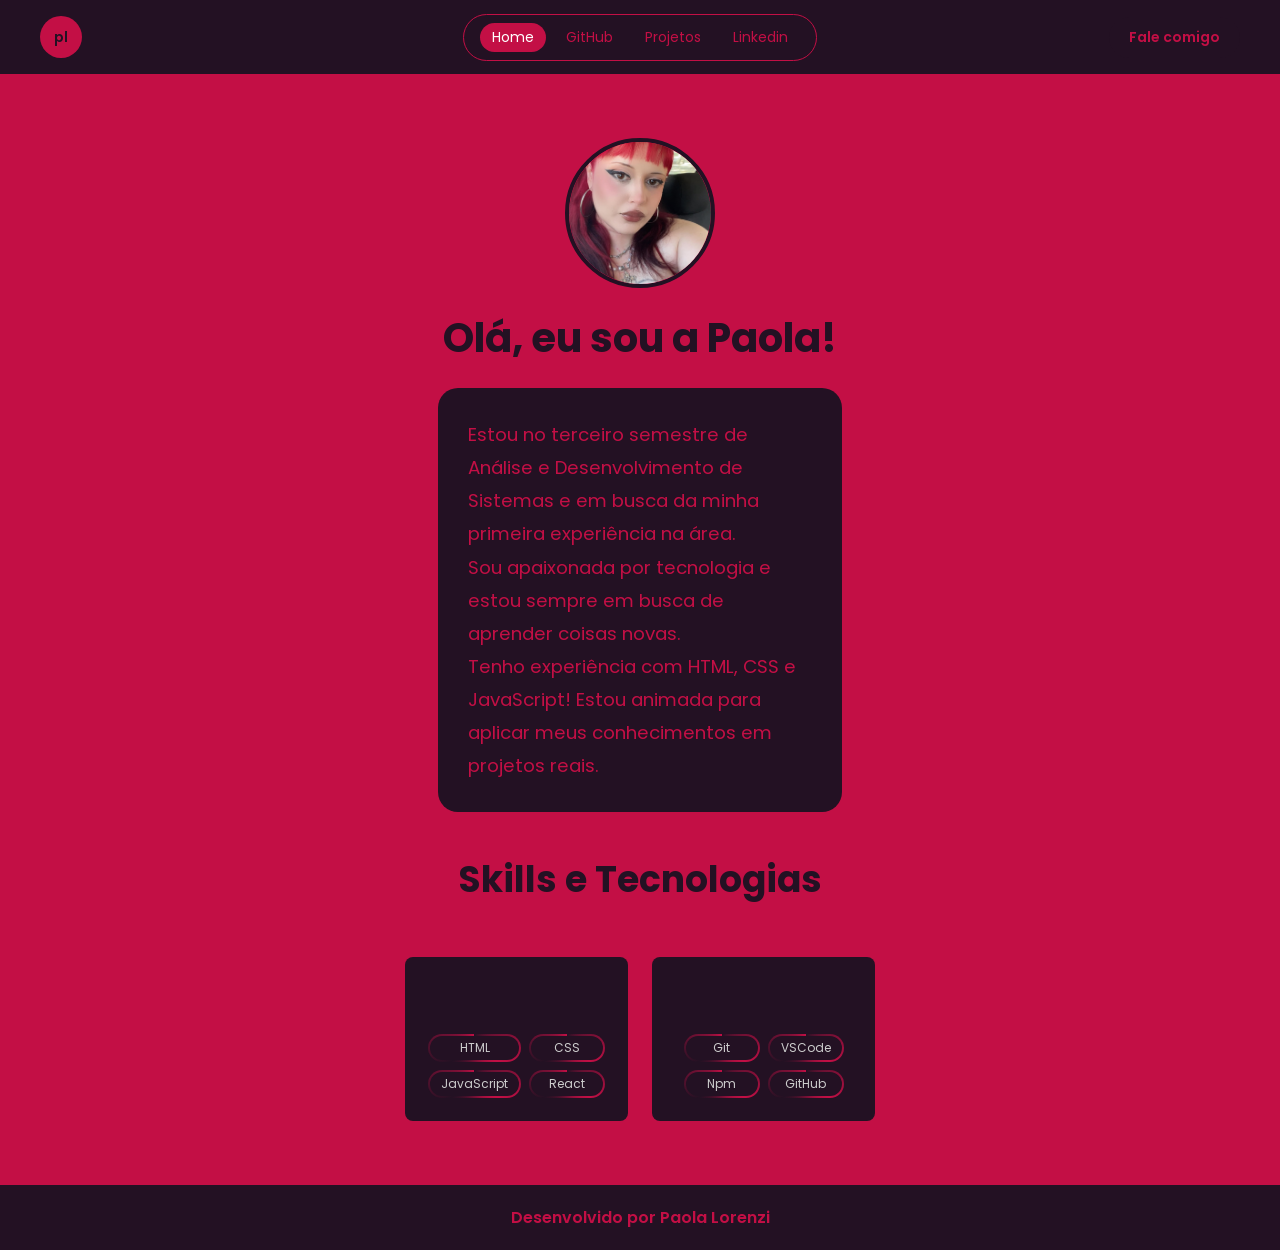
<file: index.html>
<!DOCTYPE html>
<html lang="pt-br">
<head>
    <meta charset="UTF-8">
    <meta name="viewport" content="width=device-width, initial-scale=1.0">
    <title>Portfólio — Paola Lorenzi</title>
    <meta name="description" content="Portfólio de Paola Lorenzi, desenvolvedora Front-end especializada em HTML, CSS e JavaScript.">
    <link rel="stylesheet" href="estilos/style.css">
    <link rel="icon" href="assets/icon.png" type="image/x-icon">
    <link rel="preconnect" href="https://fonts.googleapis.com">
    <link rel="preconnect" href="https://fonts.gstatic.com" crossorigin>
    <link href="https://fonts.googleapis.com/css2?family=Poppins:ital,wght@0,100;0,200;0,300;0,400;0,500;0,600;0,700;0,800;0,900;1,100;1,200;1,300;1,400;1,500;1,600;1,700;1,800;1,900&family=Work+Sans&display=swap" rel="stylesheet">
</head>
<body>

    <a href="#conteudo-principal" class="skip-link">Pular para o conteúdo</a>

    <header class="header" role="banner">
        <div class="header__logo" aria-label="Logo Paola Lorenzi">
            <span aria-hidden="true">pl</span>
        </div>

        <nav class="navegacao" aria-label="Menu principal">
            <a href="index.html" class="navegacao_links ativo" aria-current="page">Home</a>
            <a href="https://github.com/lolalorenzi" target="_blank" class="navegacao_links" rel="noopener noreferrer" aria-label="GitHub (abre em nova aba)">GitHub</a>
            <a href="projetos.html" class="navegacao_links">Projetos</a>
            <a href="https://www.linkedin.com/in/paola-lorenzi-52805831b/" target="_blank" class="navegacao_links" rel="noopener noreferrer" aria-label="LinkedIn (abre em nova aba)">Linkedin</a>
        </nav>

        <a href="https://www.linkedin.com/in/paola-lorenzi-52805831b/" target="_blank" class="header__cta" rel="noopener noreferrer" aria-label="Fale comigo no LinkedIn">Fale comigo</a>
    </header>

    <main id="conteudo-principal">
        <section class="apresentacao" aria-labelledby="titulo-apresentacao">

            <div class="apresentacao__conteudo">
                <img class="foto-perfil" src="assets/image.png" alt="Foto de Paola Lorenzi sorrindo">
                <h1 id="titulo-apresentacao" class="titulo-destaque">Olá, eu sou a Paola!</h1>
                <p class="apresentacao__conteudo__texto">
                    Estou no terceiro semestre de Análise e Desenvolvimento de Sistemas e 
                    em busca da minha primeira experiência na área.
                    <br>Sou apaixonada por tecnologia e estou sempre em busca de aprender coisas novas.
                    <br>Tenho experiência com HTML, CSS e JavaScript! Estou animada para aplicar meus conhecimentos em projetos reais.
                </p>
            </div>

            <section aria-labelledby="titulo-skills">
                <h2 id="titulo-skills">Skills e Tecnologias</h2>
                <div class="skillsGrid">
                    <div class="skillsCard">
                        <h3>Habilidades</h3>
                        <ul class="tags" aria-label="Habilidades">
                            <li class="tag">HTML</li>
                            <li class="tag">CSS</li>
                            <li class="tag">JavaScript</li>
                            <li class="tag">React</li>
                        </ul>
                    </div>

                    <div class="skillsCard">
                        <h3>Ferramentas</h3>
                        <ul class="tags" aria-label="Ferramentas de desenvolvimento">
                            <li class="tag">Git</li>
                            <li class="tag">VSCode</li>
                            <li class="tag">Npm</li>
                            <li class="tag">GitHub</li>
                        </ul>
                    </div>
                </div>
            </section>

        </section>
    </main>

    <footer class="footer" role="contentinfo">
        <p>Desenvolvido por Paola Lorenzi</p>
    </footer>

</body>
</html>
</file>
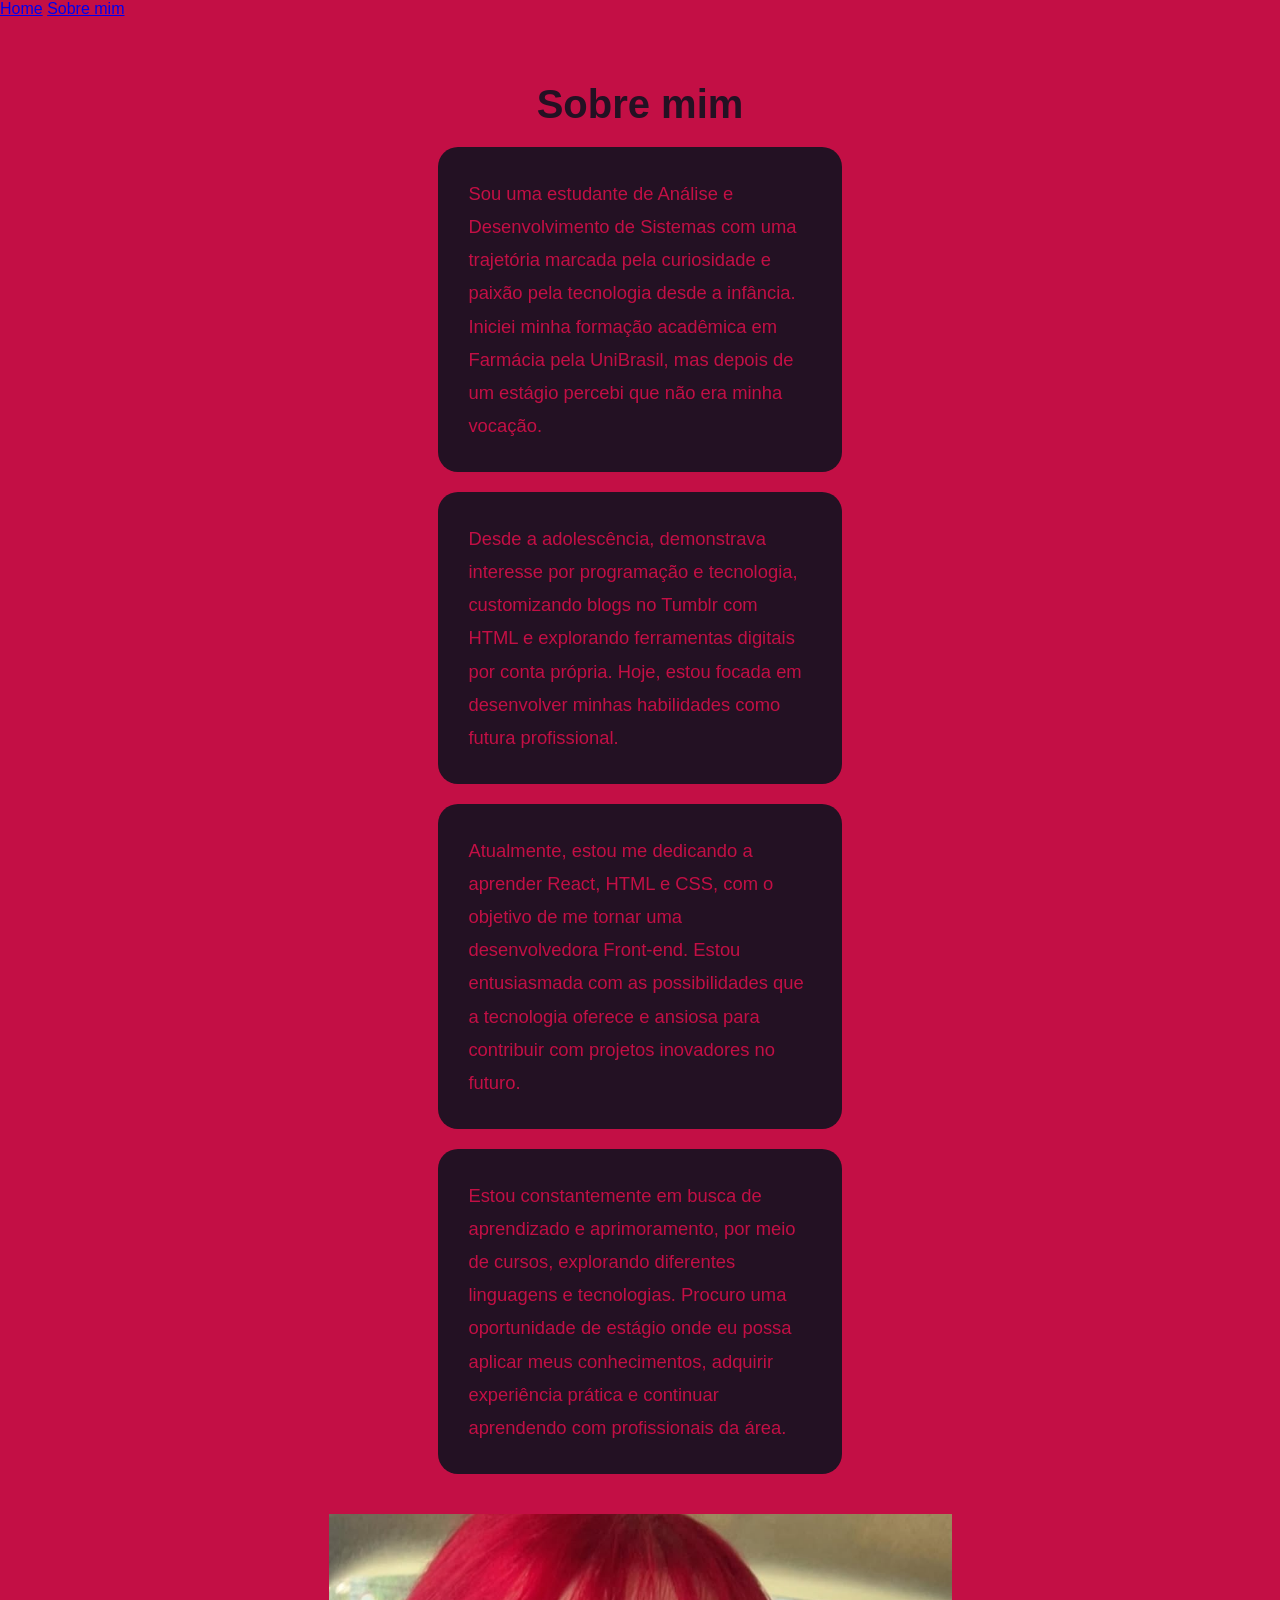
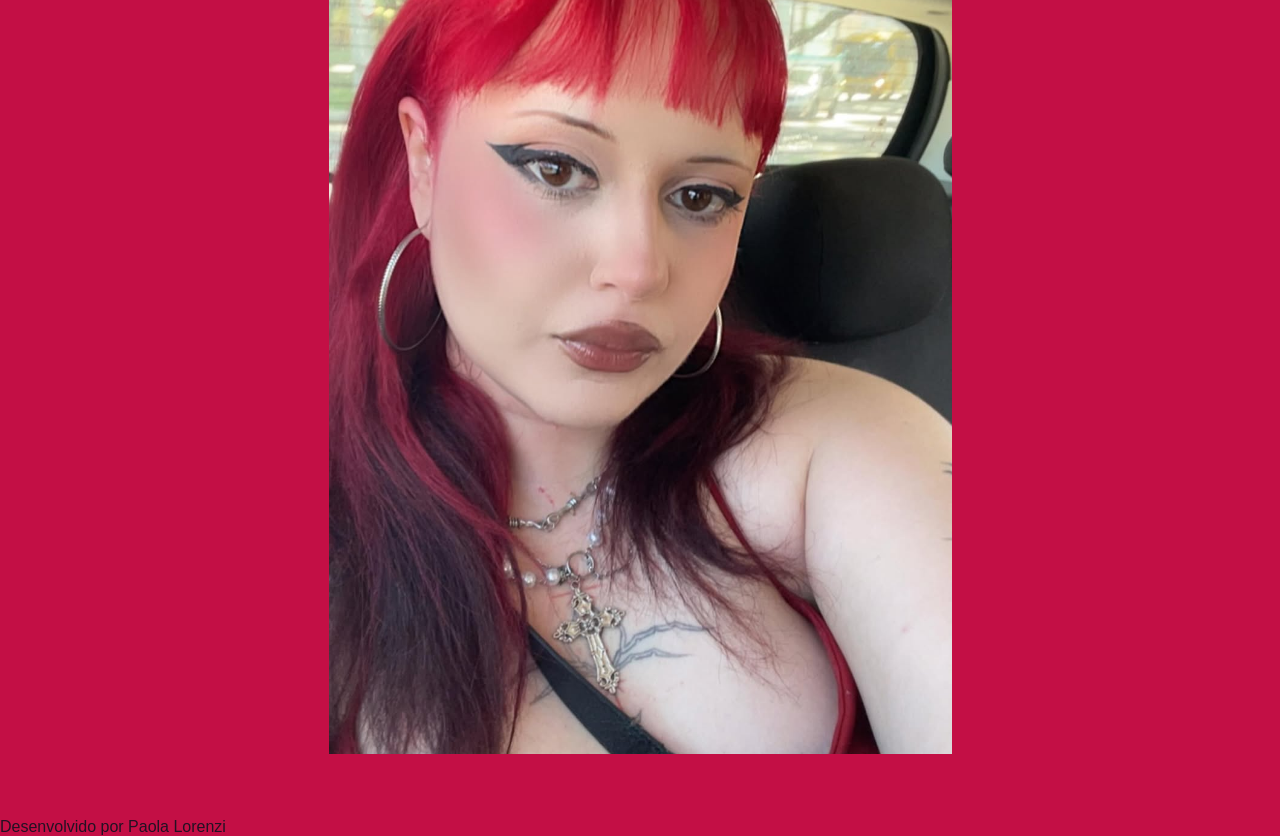
<file: about.html>
<!DOCTYPE html>
<html lang="pt-br">
<head>
    <meta charset="UTF-8">
    <meta name="viewport" content="width=device-width, initial-scale=1.0">
    <title>Sobre mim</title>
    <link rel="stylesheet" href="estilos/style.css">
</head>
<body>
    <header class="cabecalho">
    <nav class="cabecalho__menu">
    <a class="cabecalho__link" href="index.html">Home</a>
    <a class="cabecalho__link" href="about.html">Sobre mim</a>
        </nav>
    </header>
        <main class="apresentacao">
            <section class="apresentacao__conteudo">
                <h1 class="apresentacao__titulo">Sobre mim</h1>
                <p class="apresentacao__conteudo__texto">Sou uma estudante de Análise e Desenvolvimento de Sistemas 
                com uma trajetória marcada pela curiosidade e paixão pela tecnologia desde a infância. Iniciei minha formação acadêmica em Farmácia pela UniBrasil, 
                mas depois de um estágio percebi que não era minha vocação. </p>
                <p class="apresentacao__conteudo__texto">Desde a adolescência, demonstrava interesse por programação e tecnologia, 
                customizando blogs no Tumblr com HTML e explorando ferramentas digitais por conta própria.
                Hoje, estou focada em desenvolver minhas habilidades como futura profissional.
                <p class="apresentacao__conteudo__texto">Atualmente, estou me dedicando a aprender React, HTML e CSS, 
                 com o objetivo de me tornar uma desenvolvedora Front-end. Estou entusiasmada com as possibilidades que a tecnologia oferece e ansiosa para 
                 contribuir com projetos inovadores no futuro. </p>
                 <p class="apresentacao__conteudo__texto">Estou constantemente em busca de aprendizado e aprimoramento,
                    por meio de cursos, explorando diferentes linguagens e tecnologias. 
                    Procuro uma oportunidade de estágio onde eu possa aplicar meus conhecimentos, 
                    adquirir experiência prática e continuar aprendendo com profissionais da área.

                 </p>
                </section>
                <img class="apresentacao__imagem" src="./assets/image.png" alt="Foto da Paola Lorenzi programando">
            
        </main>
        <footer class="rodape">
            <p>
                Desenvolvido por Paola Lorenzi
            </p>
        </footer>
    
</body>
  
</html>
</file>
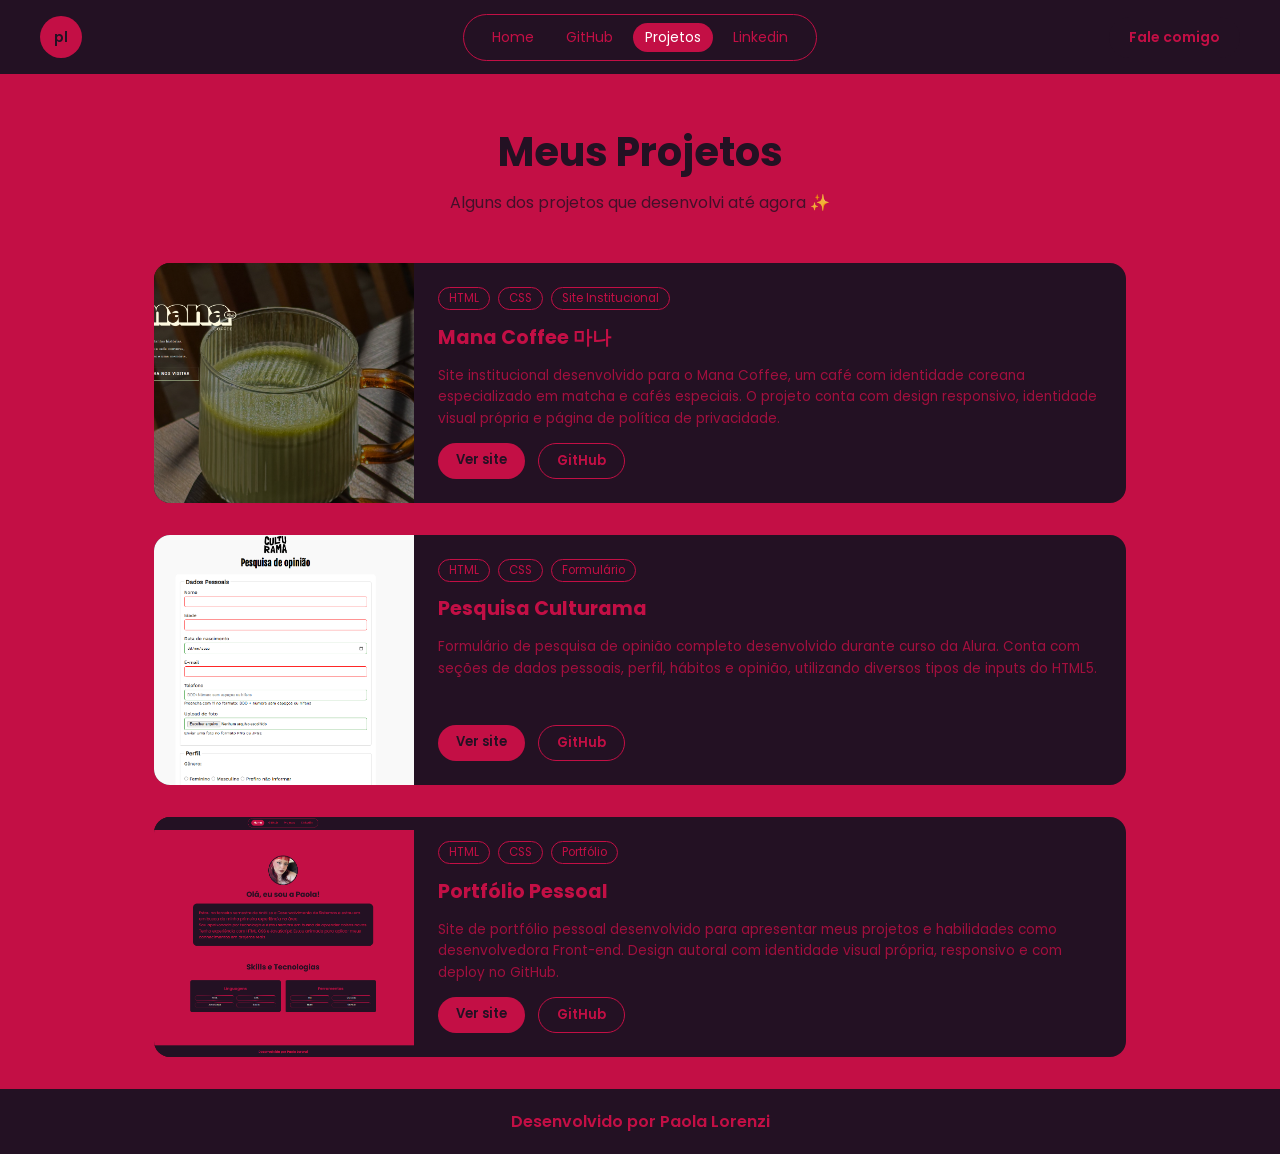
<file: projetos.html>
<!DOCTYPE html>
<html lang="pt-br">
<head>
    <meta charset="UTF-8">
    <meta name="viewport" content="width=device-width, initial-scale=1.0">
    <title>Projetos — Paola Lorenzi</title>
    <meta name="description" content="Projetos desenvolvidos por Paola Lorenzi, desenvolvedora Front-end.">
    <link rel="stylesheet" href="estilos/style.css">
    <link rel="icon" href="assets/icon.png" type="image/x-icon">
    <link rel="preconnect" href="https://fonts.googleapis.com">
    <link rel="preconnect" href="https://fonts.gstatic.com" crossorigin>
    <link href="https://fonts.googleapis.com/css2?family=Poppins:ital,wght@0,100;0,200;0,300;0,400;0,500;0,600;0,700;0,800;0,900;1,100;1,200;1,300;1,400;1,500;1,600;1,700;1,800;1,900&family=Work+Sans&display=swap" rel="stylesheet">
</head>
<body>

    <a href="#conteudo-principal" class="skip-link">Pular para o conteúdo</a>

    <header class="header" role="banner">
        <div class="header__logo" aria-label="Logo Paola Lorenzi">
            <span aria-hidden="true">pl</span>
        </div>

        <nav class="navegacao" aria-label="Menu principal">
            <a href="index.html" class="navegacao_links">Home</a>
            <a href="https://github.com/lolalorenzi" target="_blank" class="navegacao_links" rel="noopener noreferrer" aria-label="GitHub (abre em nova aba)">GitHub</a>
            <a href="projetos.html" class="navegacao_links ativo" aria-current="page">Projetos</a>
            <a href="https://www.linkedin.com/in/paola-lorenzi-52805831b/" target="_blank" class="navegacao_links" rel="noopener noreferrer" aria-label="LinkedIn (abre em nova aba)">Linkedin</a>
        </nav>

        <a href="https://www.linkedin.com/in/paola-lorenzi-52805831b/" target="_blank" class="header__cta" rel="noopener noreferrer" aria-label="Fale comigo no LinkedIn">Fale comigo</a>
    </header>

    <main id="conteudo-principal">
        <div class="projetos-hero">
            <h1>Meus Projetos</h1>
            <p>Alguns dos projetos que desenvolvi até agora ✨</p>
        </div>

        <section class="projetos-grid" aria-label="Lista de projetos">

            <!-- MANA COFFEE -->
            <article class="projeto-card">
                <img class="projeto-card__imagem" src="assets/mana.png" alt="Captura de tela do site Mana Coffee mostrando um copo de matcha">
                <div class="projeto-card__conteudo">
                    <ul class="projeto-card__tags" aria-label="Tecnologias usadas">
                        <li class="projeto-card__tag">HTML</li>
                        <li class="projeto-card__tag">CSS</li>
                        <li class="projeto-card__tag">Site Institucional</li>
                    </ul>
                    <h2 class="projeto-card__titulo">Mana Coffee 마나</h2>
                    <p class="projeto-card__descricao">
                        Site institucional desenvolvido para o Mana Coffee, um café com identidade coreana especializado em matcha e cafés especiais. O projeto conta com design responsivo, identidade visual própria e página de política de privacidade.
                    </p>
                    <div class="projeto-card__links">
                        <a href="https://manacoffee2.vercel.app/" target="_blank" class="projeto-card__btn projeto-card__btn--primary" rel="noopener noreferrer" aria-label="Ver site do Mana Coffee (abre em nova aba)">Ver site</a>
                        <a href="https://github.com/lolalorenzi/manacoffee2" target="_blank" class="projeto-card__btn projeto-card__btn--secondary" rel="noopener noreferrer" aria-label="Ver código do Mana Coffee no GitHub (abre em nova aba)">GitHub</a>
                    </div>
                </div>
            </article>

            <!-- PESQUISA CULTURAMA -->
            <article class="projeto-card">
                <img class="projeto-card__imagem" src="assets/culturama.png" alt="Captura de tela do formulário de pesquisa Culturama">
                <div class="projeto-card__conteudo">
                    <ul class="projeto-card__tags" aria-label="Tecnologias usadas">
                        <li class="projeto-card__tag">HTML</li>
                        <li class="projeto-card__tag">CSS</li>
                        <li class="projeto-card__tag">Formulário</li>
                    </ul>
                    <h2 class="projeto-card__titulo">Pesquisa Culturama</h2>
                    <p class="projeto-card__descricao">
                        Formulário de pesquisa de opinião completo desenvolvido durante curso da Alura. Conta com seções de dados pessoais, perfil, hábitos e opinião, utilizando diversos tipos de inputs do HTML5.
                    </p>
                    <div class="projeto-card__links">
                        <a href="https://lolalorenzi.github.io/pesquisaculturama/" target="_blank" class="projeto-card__btn projeto-card__btn--primary" rel="noopener noreferrer" aria-label="Ver site da Pesquisa Culturama (abre em nova aba)">Ver site</a>
                        <a href="https://github.com/lolalorenzi/pesquisaculturama" target="_blank" class="projeto-card__btn projeto-card__btn--secondary" rel="noopener noreferrer" aria-label="Ver código da Pesquisa Culturama no GitHub (abre em nova aba)">GitHub</a>
                    </div>
                </div>
            </article>

            <!-- PORTFÓLIO -->
            <article class="projeto-card">
                <img class="projeto-card__imagem" src="assets/portfolio.png" alt="Captura de tela do portfólio pessoal de Paola Lorenzi">
                <div class="projeto-card__conteudo">
                    <ul class="projeto-card__tags" aria-label="Tecnologias usadas">
                        <li class="projeto-card__tag">HTML</li>
                        <li class="projeto-card__tag">CSS</li>
                        <li class="projeto-card__tag">Portfólio</li>
                    </ul>
                    <h2 class="projeto-card__titulo">Portfólio Pessoal</h2>
                    <p class="projeto-card__descricao">
                        Site de portfólio pessoal desenvolvido para apresentar meus projetos e habilidades como desenvolvedora Front-end. Design autoral com identidade visual própria, responsivo e com deploy no GitHub.
                    </p>
                    <div class="projeto-card__links">
                        <a href="index.html" class="projeto-card__btn projeto-card__btn--primary" aria-label="Ver portfólio pessoal">Ver site</a>
                        <a href="https://github.com/lolalorenzi/portfolio" target="_blank" class="projeto-card__btn projeto-card__btn--secondary" rel="noopener noreferrer" aria-label="Ver código do portfólio no GitHub (abre em nova aba)">GitHub</a>
                    </div>
                </div>
            </article>

        </section>
    </main>

    <footer class="footer" role="contentinfo">
        <p>Desenvolvido por Paola Lorenzi</p>
    </footer>

</body>
</html>
</file>
<file: estilos/style.css>
* {
    margin: 0;
    padding: 0;
    box-sizing: border-box;
}

:root {
    --cor--background: #C30f45;
    --cor--text: #231123;
}


.skip-link {
    position: absolute;
    top: -100px;
    left: 1rem;
    background: var(--cor--text);
    color: var(--cor--background);
    padding: 8px 16px;
    border-radius: 999px;
    font-family: "Poppins", sans-serif;
    font-size: 0.9rem;
    font-weight: 600;
    text-decoration: none;
    z-index: 999;
    transition: top 0.2s;
}

.skip-link:focus {
    top: 1rem;
}

body {
    min-height: 100vh;
    display: flex;
    flex-direction: column;
    background: var(--cor--background);
    color: var(--cor--text);
    font-family: "Poppins", sans-serif;
    overflow-x: hidden;
}

main {
    flex: 1;
}

/* HEADER */
.header {
    display: flex;
    align-items: center;
    justify-content: space-between;
    padding: 16px 40px;
    background-color: var(--cor--text);
    position: relative;
}

.header__logo {
    width: 42px;
    height: 42px;
    border-radius: 50%;
    background-color: var(--cor--background);
    display: flex;
    align-items: center;
    justify-content: center;
    color: var(--cor--text);
    font-family: "Poppins", sans-serif;
    font-weight: 600;
    font-size: 14px;
    flex-shrink: 0;
}

.navegacao {
    position: absolute;
    left: 50%;
    transform: translateX(-50%);
    display: flex;
    justify-content: center;
    gap: 8px;
    padding: 8px 16px;
    background-color: var(--cor--text);
    border-radius: 999px;
    border: 1px solid var(--cor--background);
}

.navegacao_links {
    color: var(--cor--background);
    text-decoration: none;
    font-family: "Poppins", sans-serif;
    font-size: 14px;
    font-weight: 400;
    padding: 4px 12px;
    border-radius: 999px;
    transition: color 0.2s, background 0.2s;
}

.navegacao_links:hover,
.navegacao_links.ativo {
    color: white;
    background-color: var(--cor--background);
}

/* ACESSIBILIDADE — foco visível */
.navegacao_links:focus-visible,
.header__cta:focus-visible,
.projeto-card__btn:focus-visible {
    outline: 3px solid white;
    outline-offset: 3px;
}

.header__cta {
    background-color: var(--cor--text);
    color: var(--cor--background);
    text-decoration: none;
    font-family: "Poppins", sans-serif;
    font-size: 14px;
    font-weight: 600;
    padding: 10px 20px;
    border-radius: 999px;
    transition: opacity 0.2s;
    flex-shrink: 0;
}

.header__cta:hover {
    opacity: 0.85;
}


h1, h2 {
    font-family: "Poppins", sans-serif;
    color: var(--cor--text);
    text-align: center;
}

h1 {
    font-size: clamp(1.8rem, 4vw, 2.5rem);
    animation: pulsar 2.5s ease-in-out infinite;
}

h2 {
    font-size: clamp(1.5rem, 3vw, 2.25rem);
    margin: 0 auto;
    animation: pulsar 2.5s ease-in-out infinite;
}

h3 {
    display: block;
    margin-bottom: 20px;
    margin-top: 5px;
    color: var(--cor--background);
    font-family: "Poppins", sans-serif;
    animation: pulsar 2.5s ease-in-out infinite;
    text-align: center;
}

p {
    font-family: "Poppins", sans-serif;
}


.foto-perfil {
    width: 150px;
    height: 150px;
    border-radius: 50%;
    object-fit: cover;
    border: 4px solid var(--cor--text);
    display: block;
    margin: 0 auto 20px;
}


.titulo-destaque {
    font-size: clamp(1.8rem, 4vw, 2.5rem);
    text-align: center;
    margin-bottom: 0.5rem;
}

.apresentacao {
    padding: 5% 15%;
    display: flex;
    flex-direction: column;
    align-items: center;
    gap: 40px;
}

.apresentacao__conteudo {
    width: 45%;
    text-align: start;
}

.apresentacao__conteudo__texto {
    width: 100%;
    display: block;
    text-align: start;
    font-family: "Poppins", sans-serif;
    font-size: clamp(0.95rem, 2vw, 1.15rem);
    line-height: 1.8;
    margin-top: 20px;
    background-color: var(--cor--text);
    color: var(--cor--background);
    padding: 30px;
    border-radius: 20px;
}


.skillsGrid {
    display: flex;
    flex-direction: row;
    gap: 24px;
    width: 100%;
    margin-top: 50px;
}

.skillsCard {
    flex: 1;
    display: flex;
    flex-direction: column;
    align-items: center;
    padding: 24px;
    background-color: var(--cor--text);
    border-radius: 8px;
    transform-style: preserve-3d;
    transition: transform 0.3s ease, box-shadow 0.3s ease;
}

.skillsCard:hover {
    transform: rotateY(10deg) rotateX(10deg);
    box-shadow: 0 20px 40px rgba(0, 0, 0, 0.2);
}


.tags {
    display: grid;
    grid-template-columns: repeat(2, 1fr);
    gap: 10px;
    text-align: center;
    font-family: "Poppins", sans-serif;
    list-style: none;
    padding: 0;
}

.tag {
    position: relative;
    background-color: #1a1a1a;
    color: #cccccc;
    border-radius: 999px;
    padding: 4px 12px;
    font-size: 0.75rem;
    isolation: isolate;
}

.tag::before {
    content: '';
    position: absolute;
    inset: -1px;
    border-radius: 999px;
    background: conic-gradient(
        from var(--angle),
        var(--cor--text),
        var(--cor--background),
        var(--cor--text),
        var(--cor--background)
    );
    z-index: -1;
    animation: girar 5s linear infinite;
}

.tag::after {
    content: '';
    position: absolute;
    inset: 1px;
    border-radius: 999px;
    background-color: var(--cor--text);
    z-index: -1;
}

@property --angle {
    syntax: '<angle>';
    initial-value: 0deg;
    inherits: false;
}

@keyframes girar {
    to { --angle: 360deg; }
}

@keyframes pulsar {
    0%, 100% { transform: scale(1); }
    50% { transform: scale(1.03); }
}


.projetos-hero {
    text-align: center;
    padding: 3rem 2rem 1rem;
}

.projetos-hero p {
    font-size: 1rem;
    opacity: 0.8;
    margin-top: 0.5rem;
}

.projetos-grid {
    display: flex;
    flex-direction: column;
    gap: 2rem;
    padding: 2rem 5%;
    max-width: 1100px;
    margin: 0 auto;
    width: 100%;
}

.projeto-card {
    background-color: var(--cor--text);
    border-radius: 16px;
    overflow: hidden;
    display: flex;
    flex-direction: row;
    width: 100%;
    transition: transform 0.3s ease, box-shadow 0.3s ease;
}

.projeto-card:hover {
    transform: translateY(-4px);
    box-shadow: 0 20px 40px rgba(0, 0, 0, 0.3);
}

.projeto-card__imagem {
    width: 260px;
    min-width: 260px;
    object-fit: cover;
    border-radius: 0;
    border: none;
    margin: 0;
    display: block;
}

.projeto-card__conteudo {
    flex: 1;
    min-width: 0;
    padding: 1.5rem;
    display: flex;
    flex-direction: column;
    gap: 0.8rem;
}

.projeto-card__tags {
    display: flex;
    gap: 0.5rem;
    flex-wrap: wrap;
    list-style: none;
    padding: 0;
}

.projeto-card__tag {
    font-size: 0.72rem;
    font-family: "Poppins", sans-serif;
    color: var(--cor--background);
    border: 1px solid var(--cor--background);
    border-radius: 999px;
    padding: 2px 10px;
}

.projeto-card__titulo {
    font-family: "Poppins", sans-serif;
    font-size: 1.2rem;
    font-weight: 700;
    color: var(--cor--background);
    animation: none;
    text-align: left;
    margin: 0;
    word-break: break-word;
}

.projeto-card__descricao {
    font-family: "Poppins", sans-serif;
    font-size: 0.85rem;
    color: var(--cor--background);
    opacity: 0.8;
    line-height: 1.6;
    display: -webkit-box;
    -webkit-box-orient: vertical;
    overflow: hidden;
}

.projeto-card__links {
    display: flex;
    gap: 0.8rem;
    margin-top: auto;
    flex-wrap: wrap;
}

.projeto-card__btn {
    text-decoration: none;
    font-family: "Poppins", sans-serif;
    font-size: 0.82rem;
    font-weight: 600;
    padding: 7px 18px;
    border-radius: 999px;
    transition: opacity 0.2s;
}

.projeto-card__btn--primary {
    background-color: var(--cor--background);
    color: var(--cor--text);
}

.projeto-card__btn--secondary {
    border: 1px solid var(--cor--background);
    color: var(--cor--background);
}

.projeto-card__btn:hover {
    opacity: 0.8;
}

/* card-texto */
.card-texto {
    width: 100%;
    font-family: "Poppins", sans-serif;
    font-size: 1.1rem;
    background-color: var(--cor--text);
    color: var(--cor--background);
    padding: 30px;
    border-radius: 20px;
    line-height: 1.7;
}


.footer {
    display: flex;
    justify-content: center;
    align-items: center;
    padding: 20px;
    background-color: var(--cor--text);
    color: var(--cor--background);
    font-family: "Poppins", sans-serif;
    font-size: 16px;
    font-weight: 600;
}

/* =====================
   RESPONSIVIDADE
   ===================== */

/* Tablet */
@media (max-width: 768px) {
    .header {
        padding: 12px 20px;
    }

    .navegacao {
        position: static;
        transform: none;
        gap: 4px;
        padding: 6px 10px;
    }

    .navegacao_links {
        font-size: 12px;
        padding: 4px 8px;
    }

    .header__cta {
        display: none;
    }

    .apresentacao {
        padding: 5% 8%;
    }

    .skillsGrid {
        flex-direction: column;
    }

    .tags {
        grid-template-columns: repeat(2, 1fr);
    }

    .projeto-card {
        flex-direction: column;
    }

    .projeto-card__imagem {
        width: 100%;
        min-width: unset;
        height: 200px;
    }

    .projetos-grid {
        padding: 2rem 4%;
    }
}

/* Mobile */
@media (max-width: 480px) {
    .header {
        flex-wrap: wrap;
        gap: 10px;
        justify-content: center;
        padding: 12px 16px;
    }

    .header__logo {
        display: none;
    }

    .navegacao {
        order: 1;
        width: 100%;
        justify-content: center;
        flex-wrap: wrap;
    }

    .apresentacao {
        padding: 5% 5%;
        gap: 24px;
    }

    .apresentacao__conteudo {
        width: 100%;
      }
    .apresentacao__conteudo__texto {
        font-size: 0.80rem;
        padding: 10px;
    }

    .skillsGrid {
        flex-direction: column;
        gap: 16px;
    }

    .tags {
        grid-template-columns: repeat(2, 1fr);
    }

    .projeto-card__conteudo {
        padding: 1rem;
    }

    .projeto-card__titulo {
        font-size: 1rem;
    }

    .projetos-grid {
        padding: 1.5rem 4%;
        gap: 1.5rem;
    }

    .projetos-hero {
        padding: 2rem 1rem 0.5rem;
    }
}
</file>
